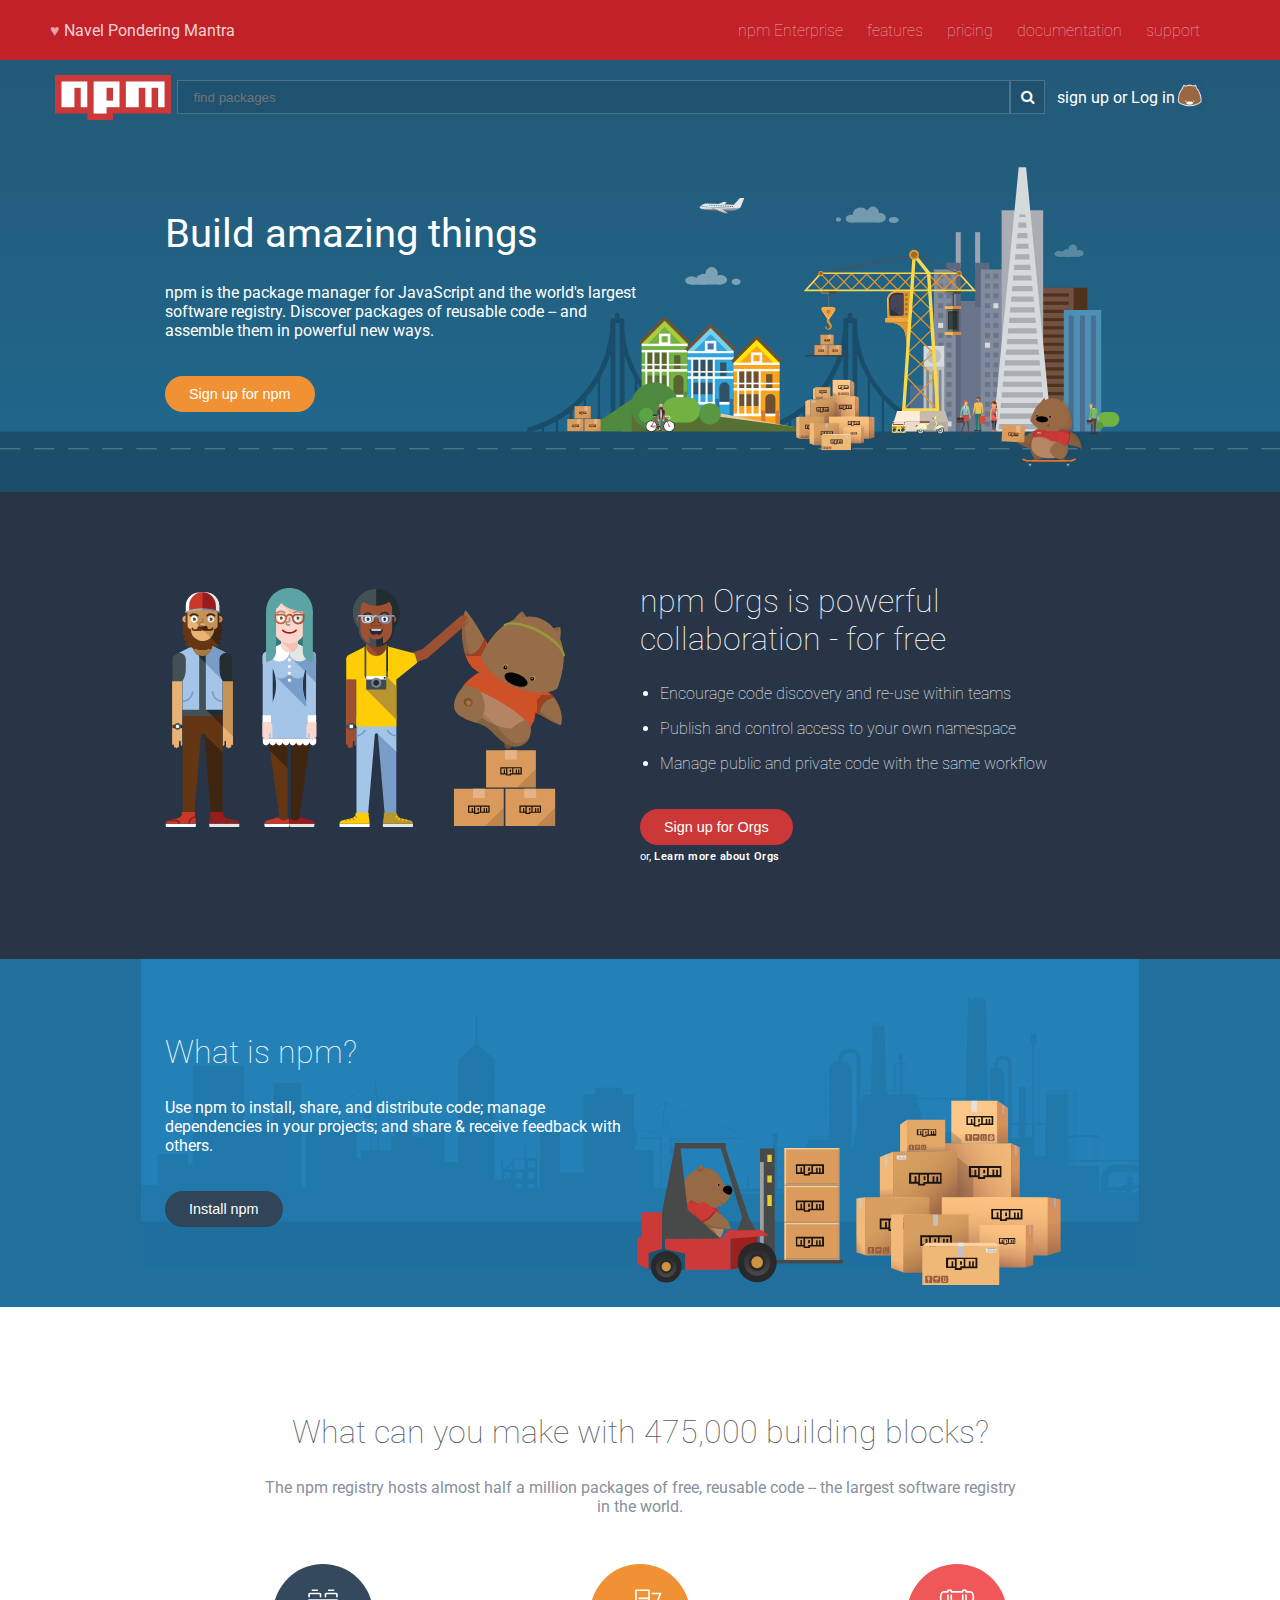
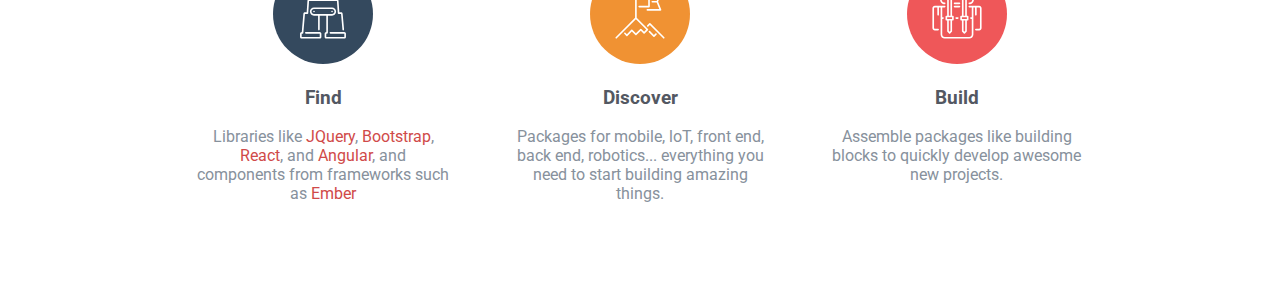
<file: index.html>
<!DOCTYPE html>
<html lang="en">
<head>
  <meta charset="UTF-8">
  <meta name="viewport" content="width=device-width, initial-scale=1.0">
  <meta http-equiv="X-UA-Compatible" content="ie=edge">
  <title>NPM Prework Project</title>
  <!--npm Stylesheet-->
  <link rel="stylesheet" type="text/css" href="css/style.css">
  <!--npm Font -->
  <link href="https://fonts.googleapis.com/css?family=Roboto:300,400,900&display=swap" rel="stylesheet">
  <!-- Fontawesome -->
  <link rel="stylesheet" href="https://cdnjs.cloudflare.com/ajax/libs/font-awesome/4.7.0/css/font-awesome.min.css">
</head>
<body>

  <nav class="navbar">
    <div class="topLeft">
      <a href="#" class="heart">♥︎</a>
      <span class="acronym">Navel Pondering Mantra</span>
    </div>
    <ul class="topLinks">
      <li><a href="#">npm Enterprise</a></li>
      <li><a href="#">features</a></li>
      <li><a href="#">pricing</a></li>
      <li><a href="#">documentation</a></li>
      <li><a href="#">support</a></li>
    </ul>
  </nav>

  <header id="signUp" style="background-image: url('images/city-scape.svg')"> 

    <div class="searchRow">

      <div class="logo">
        <img src="images/npm-logo.png" alt="npm logo">
      </div>

      <div class="searchBar">
        <form action="">
          <input type="text" placeholder="find packages" name="search">
          <button type="submit"><i class="fa fa-search"></i></button>
        </form>
      </div>

      <div class="login">
        <span><a href="#">sign up</a> or <a href="#">Log in</a></span>
        <figure>
          <img src="images/bear-logo.png" width="30" alt="">
        </figure>
      </div>

    </div>

    <div class="container">
      <div class="splitContent">
        <div class="headerContent">
          <h1>Build amazing things</h1>
          <p class="white">npm is the package manager for JavaScript and the world's largest software registry. Discover packages of reusable code -- and assemble them in powerful new ways. </p>
          <button class="m-top-sm">Sign up for npm</button>
        </div>
        <!-- <div class="cityScape">
          <img src="images/city-scape.svg"> 
        </div> -->
      </div>
    </div>
  </header>

  <section id="orgs" class="orgs">
    <div class="container">
      <figure>
        <img src="images/collaboration.svg" width="400" alt="collaboration">
      </figure>
      <div class="orgsContent">
        <h2>npm Orgs is powerful collaboration - for free</h2>
        <ul>
          <li>Encourage code discovery and re-use within teams</li>
          <li>Publish and control access to your own namespace</li>
          <li>Manage public and private code with the same workflow</li>
        </ul>
        <button class="m-top-sm">Sign up for Orgs</button><br>
        <span class="learnMore">or, <a href="#">Learn more about Orgs</a></span>
      </div>
    </div>  
  </section>

  <section id="whatIsNpm" class="whatIsNpm" style="background-image: url('images/forklift.svg')">
    <div class="container">
      <div class="whatIsNpmContent">
        <h2>What is npm?</h2>
        <p class="white">Use npm to install, share, and distribute code; manage dependencies in your projects; and share & receive feedback with others.</p>
        <button class="m-top-sm">Install npm</button>
      </div>  
    </div>  
  </section>

  <section id="whatCanYoumMake">
    <div class="container"> 

      <div class="heading"> 
        <h2>What can you make with 475,000 building blocks?</h2>
        <p>The npm registry hosts almost half a million packages of free, reusable code -- the largest software registry in the world.</p>
      </div>

      <div class="whatCanYoumMakeContent">
        <div class="qualities">
          <img src="images/binoculars.svg" width="100" alt="npm find">
          <h3>Find</h3>
          <p>Libraries like <a href="">JQuery</a>, <a href="">Bootstrap</a>, <a href="">React</a>, and <a href="">Angular</a>, and components from frameworks such as <a href="">Ember</a></p>
        </div>

        <div class="qualities">
            <img src="images/mountain-flag.svg" width="100" alt="npm discover">
            <h3>Discover</h3>
            <p>Packages for mobile, loT, front  end, back end, robotics... everything you need to start building amazing things.</p>
        </div>

        <div class="qualities">
          <img src="images/backpack.svg" width="100" alt="npm build">
          <h3>Build</h3>
          <p>Assemble packages like building blocks to quickly develop awesome new projects.</p>
        </div>
      </div>  

    </div>
  </section>

</body>
</html>
</file>
<file: css/style.css>
/* General */
body {
	margin: 0px;
	font-family: 'Roboto', sans-serif;
	margin: 0 auto;
}
figure {
	margin: 0;
}
a {
	text-decoration: none;
	color: #ffffff;
}
a:hover {
	color: #ffcd05;
	transition: 0.4s;
}
.container {
	max-width: 950px;
	margin: 0 auto;
	padding: 3rem 0 5rem 0;
	align-items: center;
	display: flex;
	flex-wrap: wrap;
}
.white {
	color: #ffffff;
}
button {
	border-radius: 30px;
	padding: 10px 24px;
	color: #ffffff;
	background-color: rgb(240, 146, 51);
	border: none;
	font-size: 0.9em;
}
button:hover {
	box-shadow: 0px 2px 11px 4px rgba(0, 0, 0, 0.2);
}
ul {
	padding-left: 20px;
}

li {
	margin-bottom: 1em;
	color: #ffffff;
	font-weight: lighter;
}
.m-top-sm {
	margin-top: 20px;
}
/* Headings */
h1, h2, h3, h4, h5 {
	color: #ffffff;
}
h1 {
  	font-weight: normal;
  	font-size: 2.5em;
}
h2 {
	font-weight: lighter;
	font-size: 2em;
}
/* Navigation */
.navbar {
	background-color: #C12127;
	color: rgba(255, 255, 255, 0.8);
	height: 60px;
	flex-wrap: wrap;
	display: flex;
	justify-content: space-between;
	align-items: center;
	padding: 0 50px;
}
.navbar a {
	color: rgba(255, 255, 255, 0.6);
}
.navbar a:hover {
	color: rgba(255, 255, 255, 1);
	transform: 0.2s;
}
.topLinks {
	display: inline-block;
	float: right;
	padding: 0;
	margin: 0 20px 0 0;
}
.topLinks li {
	display: inline-block;
	margin: 0 10px;
}
/* Header section */
header {
	background-color: rgb(32, 89, 122);
}
.searchRow {
	display: flex;
	color: #fff;
	justify-content: space-between;
	width: inherit;
	align-items: center;
	padding: 10px 50px;
}
.logo {
	width: 10%;
}
.logo img {
	width: 100%;
	float: left;
	padding: 5px;
}
.searchBar {
	width: 75%;
	display: inherit;
	flex-wrap: inherit;
	align-items: center;
	padding: 0 1%;
}
.searchBar form {
	width: 100%;
	margin: 0 auto;
	justify-content: space-between;
	display: inherit;
	flex: inherit;
}
.searchBar button {
	background-color: rgb(31, 82, 111);
	border: 1px solid rgba(255,255,255,0.2);
	padding: 8px 10px;
	color: rgba(255,255,255,1);
	border-radius: 0;
	font-size: 0.9em;
}
.searchBar input {
	width: 95%;
	background-color: rgb(31, 82, 111);
	border: 1px solid rgba(255,255,255,0.2);
	padding: 8px 15px;
}
.login {
	width: 15%;
	display: inherit;
	flex-wrap: inherit;
	align-items: center;
}
.headerContent {
	width: 50%;
}
.splitContent {
	display: flex;
}
.cityScape {
	display: inherit;
	width: 50%;
}
.cityScape img {
	width: 100%;
}

/* ORG'S section */

.orgs {
	background-color: rgb(39, 53, 71);
}
.orgs figure {
	padding: 3em 0;
}
.orgsContent {
	position: absolute;
    right: 0;
    width: 50%;
}
.orgsContent h2 {
	width: 70%;
}
.learnMore{
	color: #ffffff;
	font-size: 0.7em;
}
.learnMore a {
	font-weight: 600;
	letter-spacing: 0.5px;
}
.orgs button {
	background-color: rgb(203, 56, 55);
	font-size: 0.9em;
}

/* What Is npm section */

.whatIsNpm {
	background-size: cover;
	background-image: url("images/forklift.svg");
	position: relative;
}
.whatIsNpmContent {
	width: 50%;
}
.whatIsNpm button {
	background-color: rgb(49, 68, 88);
}

/* What Can You Make */

.heading {
	text-align: center;
    margin: 2em 10%;
}
.heading h2 {
	color: rgb(83, 88, 98);
}
.heading p {
	color: rgb(135, 145, 156);
}
.whatCanYoumMakeContent {
	justify-content: space-around;
	display: flex;
	color: rgb(135, 145, 156);
}
.qualities {
	width: 33%;
	display: inline-block;
	text-align: center;
	padding: 0 30px;
}
.qualities a {
	color: rgb(208, 74, 73);
}
.qualities h3 {
	color: rgb(83, 88, 98);
}
</file>
